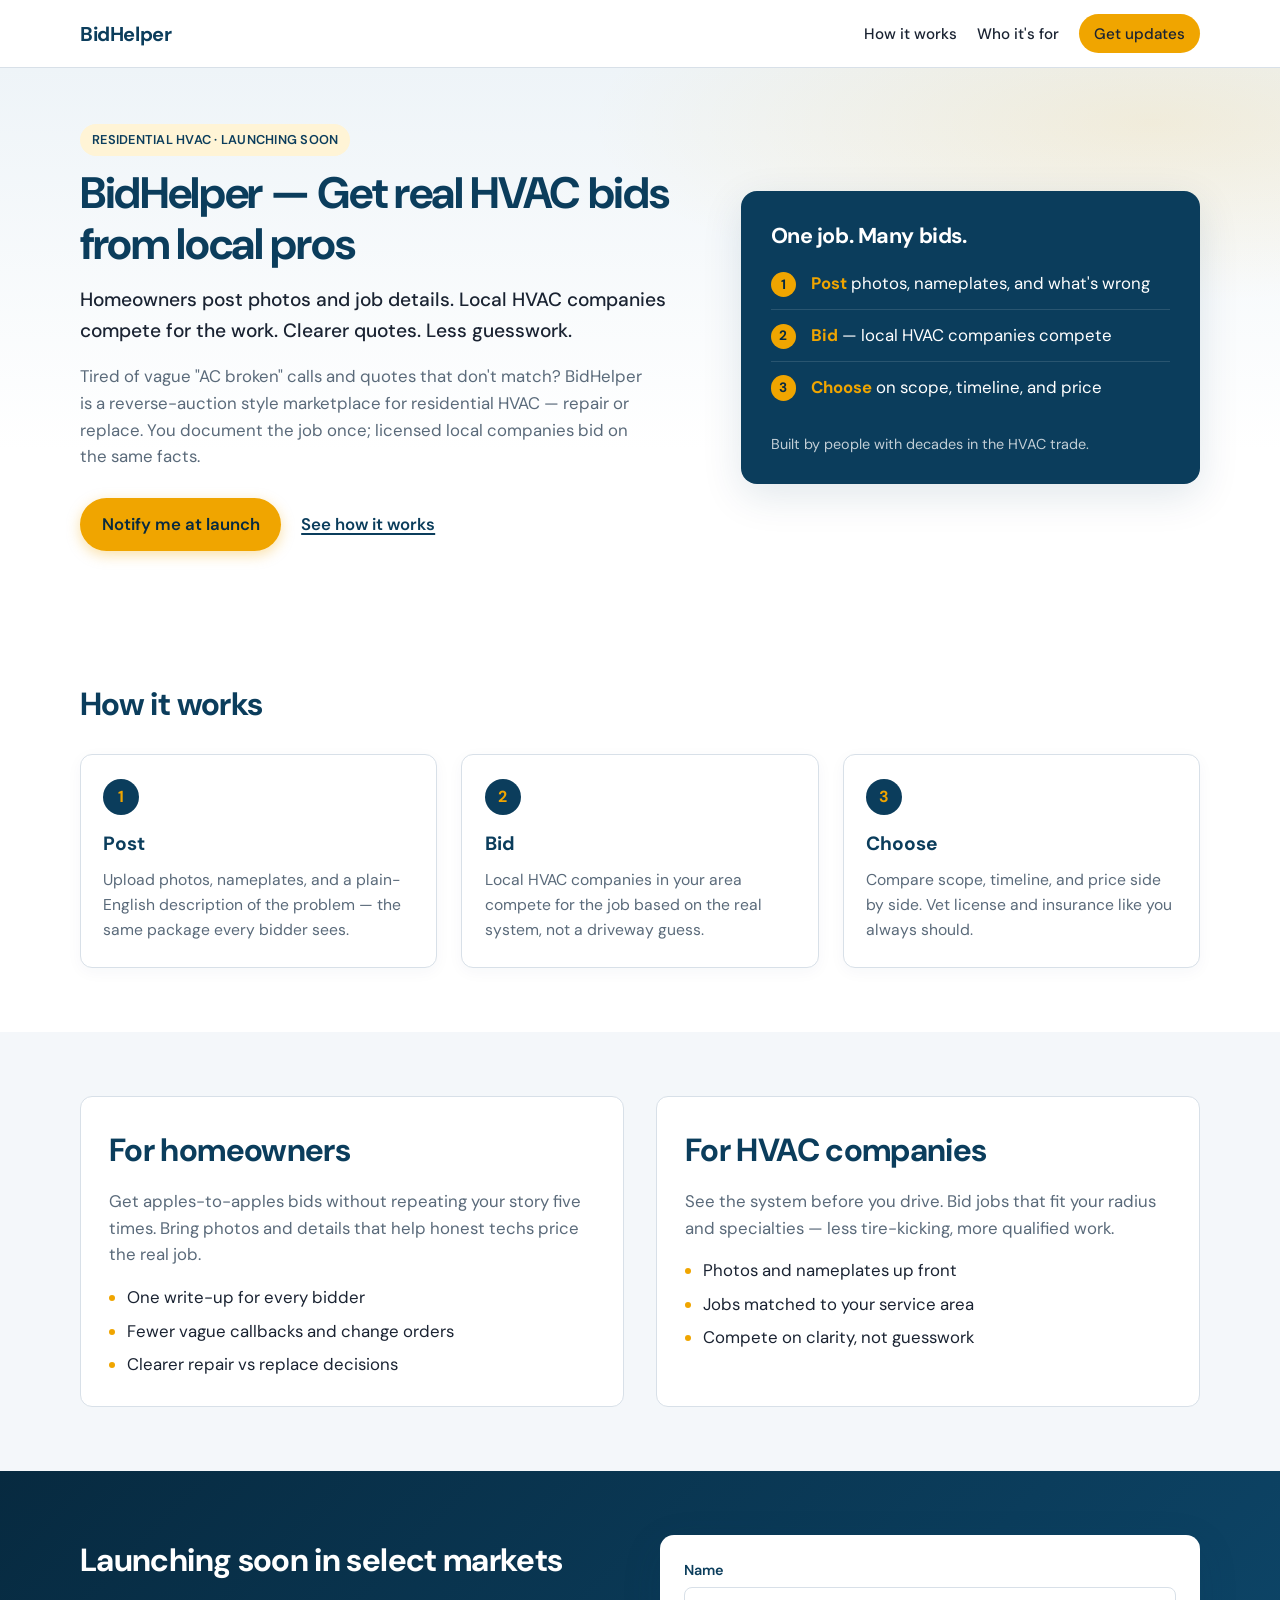
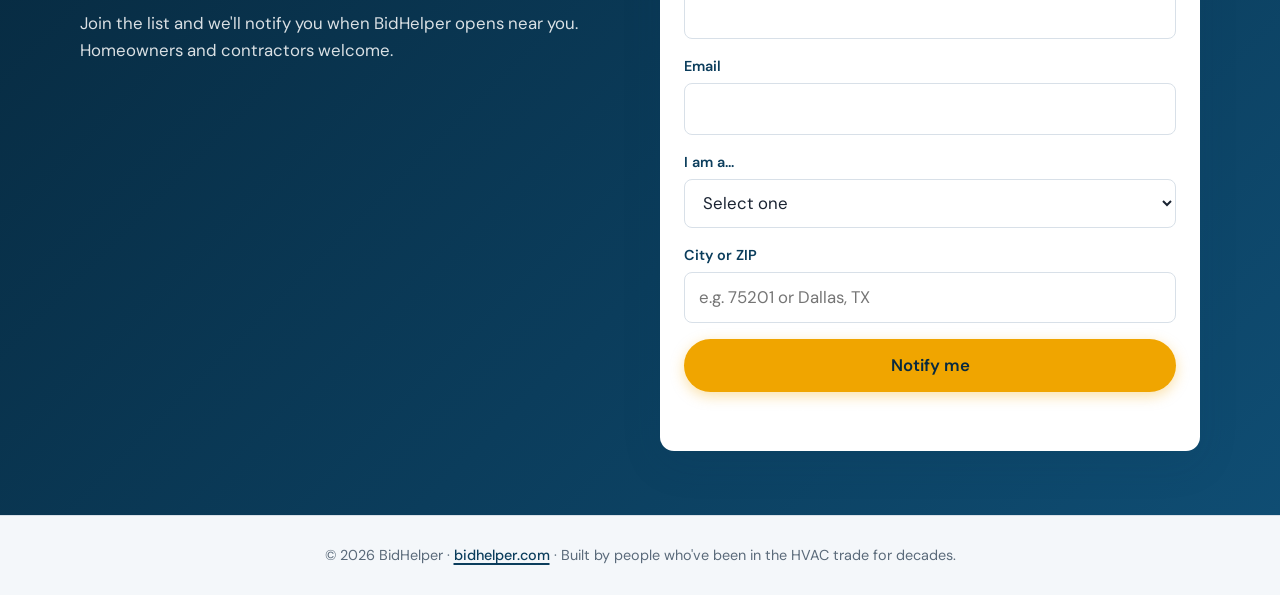
<file: index.html>
<!DOCTYPE html>
<html lang="en">
<head>
  <meta charset="utf-8" />
  <meta name="viewport" content="width=device-width, initial-scale=1" />
  <title>BidHelper | HVAC bids from local companies</title>
  <meta name="description" content="Post your HVAC job with photos. Local companies bid. Coming soon at bidhelper.com." />
  <meta property="og:title" content="BidHelper — Get real HVAC bids from local pros" />
  <meta property="og:description" content="Homeowners post photos and job details. Local HVAC companies compete for the work." />
  <meta property="og:url" content="https://bidhelper.com" />
  <meta property="og:type" content="website" />
  <link rel="icon" href="data:image/svg+xml,%3Csvg xmlns='http://www.w3.org/2000/svg' viewBox='0 0 64 64'%3E%3Crect width='64' height='64' rx='14' fill='%230B3D5C'/%3E%3Cpath d='M18 40c6-14 22-14 28 0' stroke='%23F0A500' stroke-width='4' fill='none' stroke-linecap='round'/%3E%3Ccircle cx='32' cy='28' r='6' fill='%23F0A500'/%3E%3C/svg%3E" />
  <link rel="preconnect" href="https://fonts.googleapis.com" />
  <link rel="preconnect" href="https://fonts.gstatic.com" crossorigin />
  <link href="https://fonts.googleapis.com/css2?family=DM+Sans:ital,opsz,wght@0,9..40,400;0,9..40,500;0,9..40,600;0,9..40,700;1,9..40,400&family=IBM+Plex+Sans:wght@400;500;600&display=swap" rel="stylesheet" />
  <link rel="stylesheet" href="styles.css" />
</head>
<body>
  <a class="skip" href="#main">Skip to content</a>
  <header class="site-header">
    <div class="wrap header-inner">
      <a class="logo" href="/">BidHelper</a>
      <nav aria-label="Primary">
        <a href="#how">How it works</a>
        <a href="#who">Who it's for</a>
        <a class="btn btn-sm" href="#waitlist">Get updates</a>
      </nav>
    </div>
  </header>

  <main id="main">
    <section class="hero">
      <div class="wrap hero-grid">
        <div>
          <p class="eyebrow">Residential HVAC · Launching soon</p>
          <h1>BidHelper — Get real HVAC bids from local pros</h1>
          <p class="lede">Homeowners post photos and job details. Local HVAC companies compete for the work. Clearer quotes. Less guesswork.</p>
          <p class="hero-body">Tired of vague "AC broken" calls and quotes that don't match? BidHelper is a reverse-auction style marketplace for residential HVAC — repair or replace. You document the job once; licensed local companies bid on the same facts.</p>
          <div class="hero-cta">
            <a class="btn" href="#waitlist">Notify me at launch</a>
            <a class="text-link" href="#how">See how it works</a>
          </div>
        </div>
        <aside class="hero-card" aria-label="How BidHelper works summary">
          <h2>One job. Many bids.</h2>
          <ol>
            <li><strong>Post</strong> photos, nameplates, and what's wrong</li>
            <li><strong>Bid</strong> — local HVAC companies compete</li>
            <li><strong>Choose</strong> on scope, timeline, and price</li>
          </ol>
          <p class="card-note">Built by people with decades in the HVAC trade.</p>
        </aside>
      </div>
    </section>

    <section id="how" class="section">
      <div class="wrap">
        <h2>How it works</h2>
        <div class="steps">
          <article>
            <span class="step-num">1</span>
            <h3>Post</h3>
            <p>Upload photos, nameplates, and a plain-English description of the problem — the same package every bidder sees.</p>
          </article>
          <article>
            <span class="step-num">2</span>
            <h3>Bid</h3>
            <p>Local HVAC companies in your area compete for the job based on the real system, not a driveway guess.</p>
          </article>
          <article>
            <span class="step-num">3</span>
            <h3>Choose</h3>
            <p>Compare scope, timeline, and price side by side. Vet license and insurance like you always should.</p>
          </article>
        </div>
      </div>
    </section>

    <section id="who" class="section section-alt">
      <div class="wrap two-col">
        <article>
          <h2>For homeowners</h2>
          <p>Get apples-to-apples bids without repeating your story five times. Bring photos and details that help honest techs price the real job.</p>
          <ul>
            <li>One write-up for every bidder</li>
            <li>Fewer vague callbacks and change orders</li>
            <li>Clearer repair vs replace decisions</li>
          </ul>
        </article>
        <article>
          <h2>For HVAC companies</h2>
          <p>See the system before you drive. Bid jobs that fit your radius and specialties — less tire-kicking, more qualified work.</p>
          <ul>
            <li>Photos and nameplates up front</li>
            <li>Jobs matched to your service area</li>
            <li>Compete on clarity, not guesswork</li>
          </ul>
        </article>
      </div>
    </section>

    <section id="waitlist" class="section waitlist">
      <div class="wrap waitlist-inner">
        <div>
          <h2>Launching soon in select markets</h2>
          <p>Join the list and we'll notify you when BidHelper opens near you. Homeowners and contractors welcome.</p>
        </div>
        <form id="waitlist-form" novalidate>
          <div class="field">
            <label for="name">Name</label>
            <input id="name" name="name" type="text" autocomplete="name" required />
          </div>
          <div class="field">
            <label for="email">Email</label>
            <input id="email" name="email" type="email" autocomplete="email" required />
          </div>
          <div class="field">
            <label for="role">I am a…</label>
            <select id="role" name="role" required>
              <option value="">Select one</option>
              <option value="homeowner">Homeowner</option>
              <option value="contractor">HVAC company / tech</option>
              <option value="other">Other</option>
            </select>
          </div>
          <div class="field">
            <label for="location">City or ZIP</label>
            <input id="location" name="location" type="text" autocomplete="postal-code" placeholder="e.g. 75201 or Dallas, TX" required />
          </div>
          <button class="btn btn-block" type="submit">Notify me</button>
          <p class="form-hint">We'll only use this for launch updates. No spam.</p>
          <p id="form-status" class="form-status" role="status" aria-live="polite" hidden></p>
        </form>
      </div>
    </section>
  </main>

  <footer class="site-footer">
    <div class="wrap">
      <p>© 2026 BidHelper · <a href="https://bidhelper.com">bidhelper.com</a> · Built by people who've been in the HVAC trade for decades.</p>
    </div>
  </footer>

  <script src="app.js"></script>
</body>
</html>
</file>
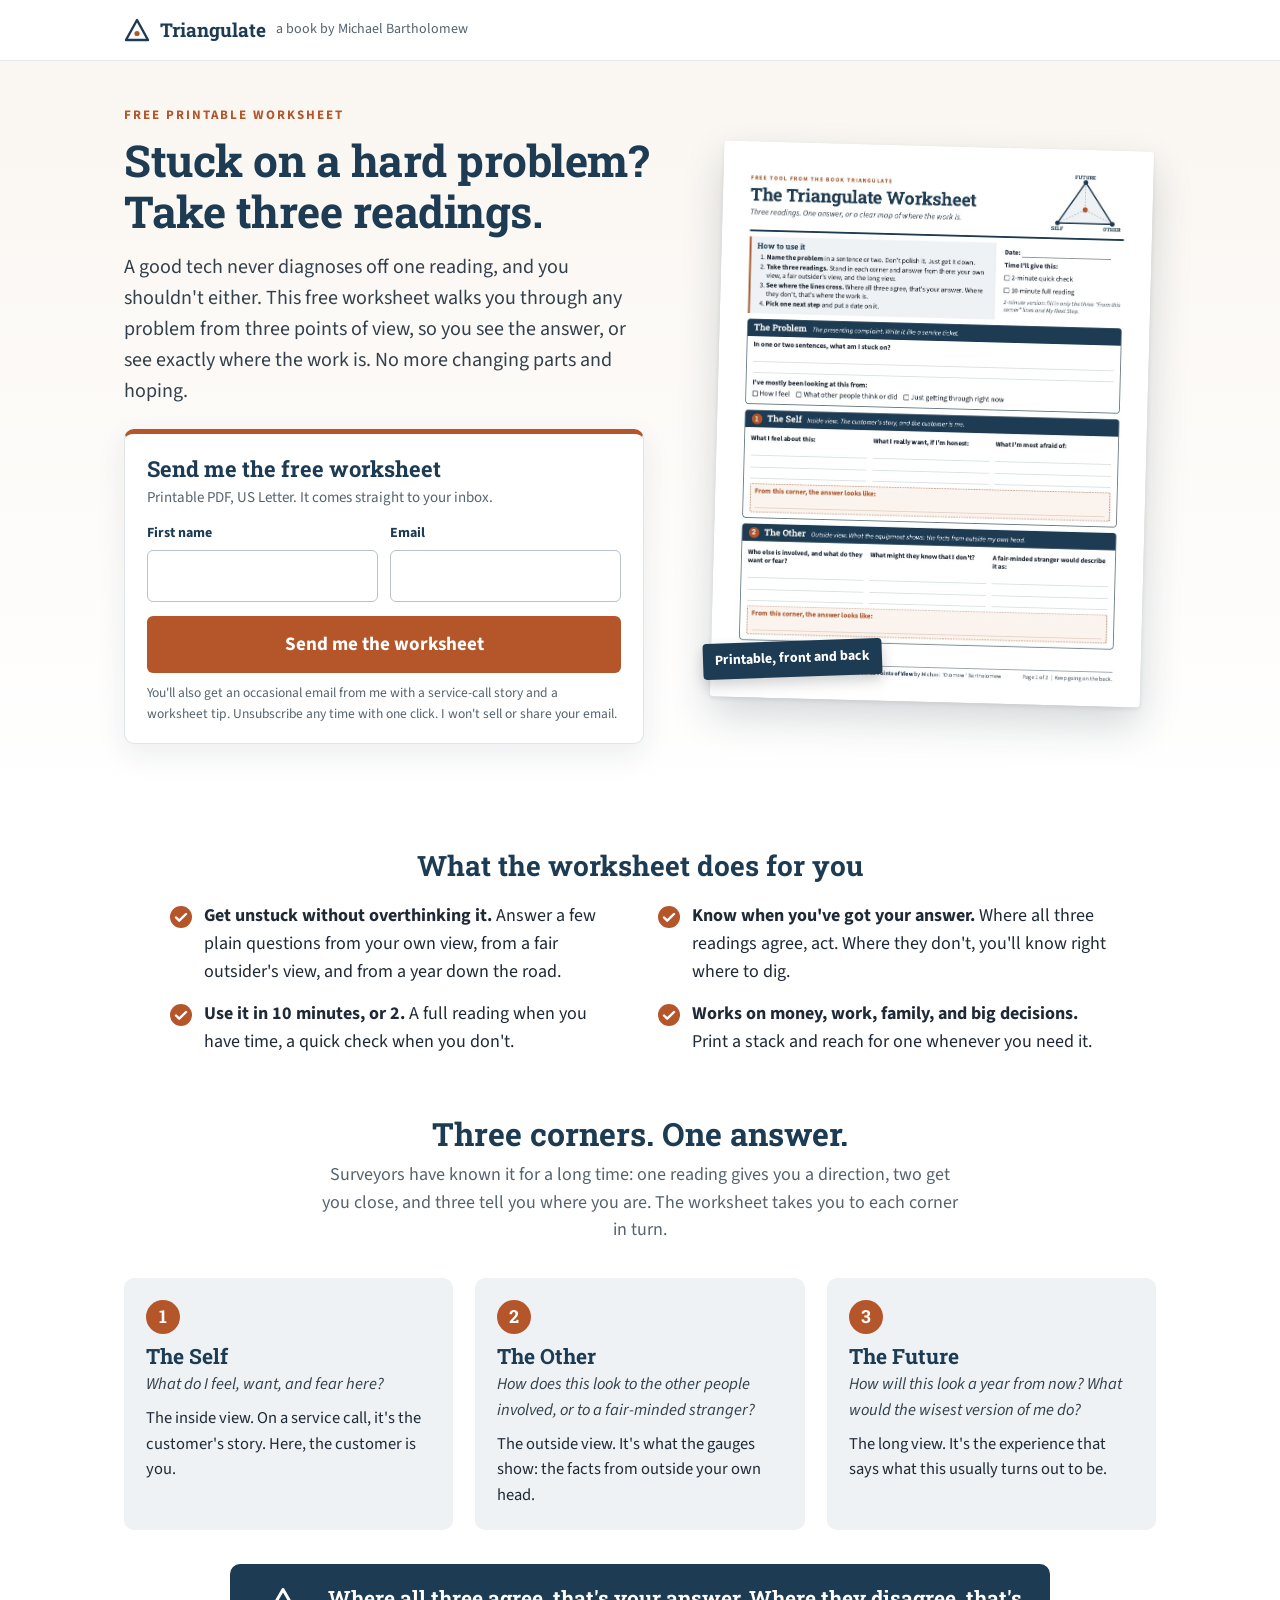
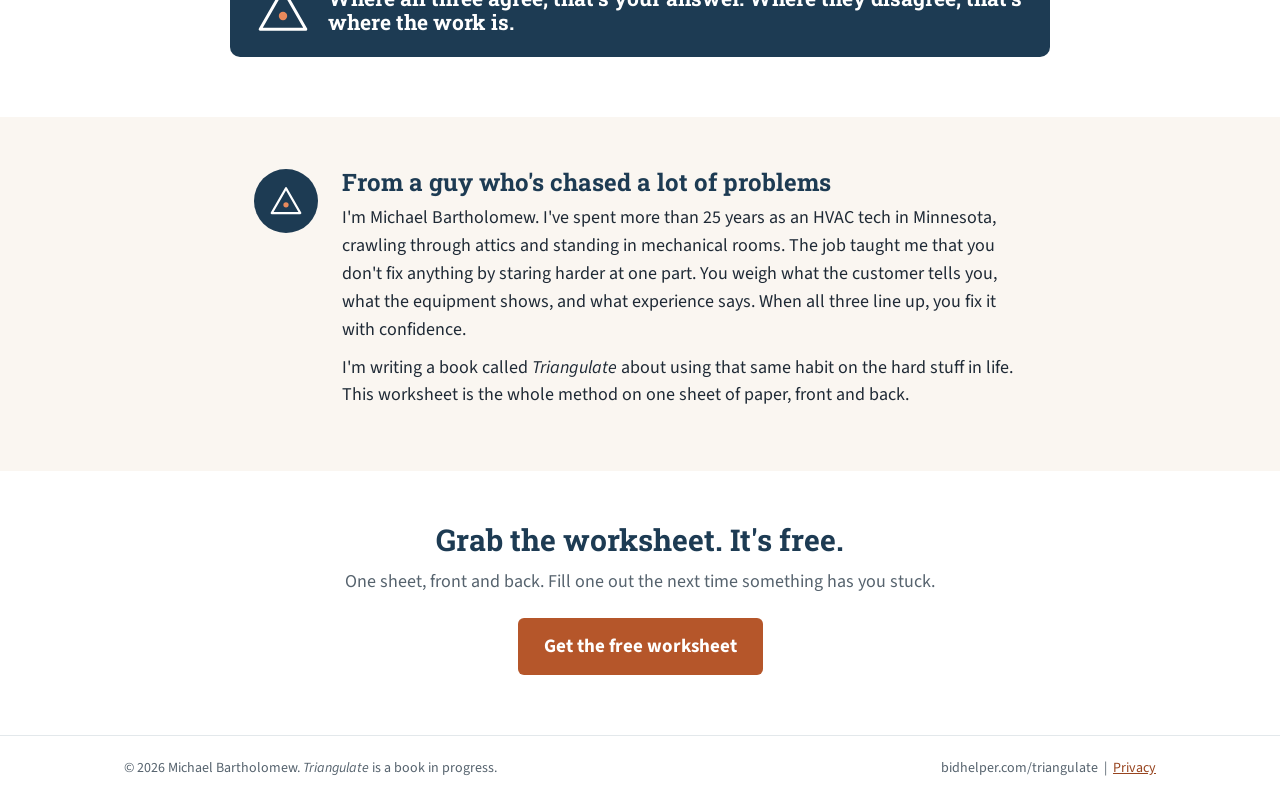
<file: triangulate/index.html>
<!DOCTYPE html>
<html lang="en">
<head>
<meta charset="utf-8">
<meta name="viewport" content="width=device-width, initial-scale=1">
<title>Free Triangulate Worksheet | Solve Hard Problems from Three Points of View</title>
<meta name="description" content="A free, printable one-sheet worksheet for getting unstuck on a hard problem. Take three readings: your own view, an outsider's view, and the long view. From the book Triangulate.">
<!-- DRAFT. Replace bidhelper.com/triangulate and the Kit form action below before publishing. -->
<style>
@font-face { font-family:"TriSlab"; src:url([data-uri]) format("woff"); font-weight:100 900; font-display:swap; }
@font-face { font-family:"TriSans"; src:url([data-uri]) format("woff"); font-weight:200 900; font-style:normal; font-display:swap; }
@font-face { font-family:"TriSans"; src:url([data-uri]) format("woff"); font-weight:200 900; font-style:italic; font-display:swap; }
:root { --navy:#1d3b53; --navy-d:#142a3c; --copper:#b5562a; --copper-d:#97441f; --ink:#1f2a36; --muted:#56636e; --soft:#eef2f4; --cream:#faf6f1; }
* { box-sizing:border-box; }
html { -webkit-text-size-adjust:100%; }
body { margin:0; font-family:"TriSans", "Source Sans 3", -apple-system, "Segoe UI", Roboto, Arial, sans-serif; color:var(--ink); font-size:18px; line-height:1.55; background:#fff; }
h1,h2,h3,.slab { font-family:"TriSlab", "Roboto Slab", Rockwell, Georgia, serif; line-height:1.15; }
a { color:var(--copper-d); }
.wrap { max-width:1080px; margin:0 auto; padding:0 24px; }
.topbar { border-bottom:1px solid #e3e8eb; }
.topbar .wrap { display:flex; align-items:center; justify-content:space-between; height:60px; }
.brand { display:flex; align-items:center; gap:10px; font-family:"TriSlab",Georgia,serif; font-weight:700; color:var(--navy); font-size:19px; text-decoration:none; }
.brand small { font-family:"TriSans",sans-serif; font-weight:400; color:var(--muted); font-size:14px; }
.hero { background:linear-gradient(180deg, var(--cream) 0%, #fff 100%); padding:44px 0 60px; }
.hero .wrap { display:grid; grid-template-columns: 1.08fr 0.92fr; gap:56px; align-items:center; }
.kicker { text-transform:uppercase; letter-spacing:2px; font-size:13px; font-weight:700; color:var(--copper); margin:0 0 10px; }
h1 { font-size:44px; color:var(--navy); margin:0 0 16px; letter-spacing:-0.5px; }
.lede { font-size:20px; color:#33404b; margin:0 0 22px; }
ul.benefits { list-style:none; padding:0; margin:0 0 28px; }
ul.benefits li { position:relative; padding-left:34px; margin:0 0 9px; }
ul.benefits li svg { position:absolute; left:0; top:4px; }
/* form card */
.card { background:#fff; border:1px solid #dfe5e9; border-top:5px solid var(--copper); border-radius:10px; padding:22px 22px 18px; box-shadow:0 10px 30px rgba(20,42,60,.08); max-width:520px; }
.card h2 { font-size:22px; margin:0 0 4px; color:var(--navy); }
.card p.small { margin:0 0 14px; color:var(--muted); font-size:15px; }
.fields { display:grid; grid-template-columns:1fr 1fr; gap:12px; }
label { display:block; font-size:14px; font-weight:700; margin-bottom:5px; color:var(--navy); }
input[type=text], input[type=email] { width:100%; font:inherit; font-size:17px; padding:12px 13px; border:1.5px solid #b9c2c9; border-radius:6px; background:#fff; color:var(--ink); }
input:focus { outline:3px solid rgba(181,86,42,.25); border-color:var(--copper); }
button.cta { margin-top:14px; width:100%; font:inherit; font-weight:700; font-size:19px; padding:14px 18px; color:#fff; background:var(--copper); border:0; border-radius:6px; cursor:pointer; }
button.cta:hover, button.cta:focus { background:var(--copper-d); }
.fine { font-size:13.5px; color:var(--muted); margin:10px 0 0; }
.preview { position:relative; justify-self:center; }
.preview img { display:block; width:100%; max-width:430px; height:auto; border-radius:4px; box-shadow:0 2px 4px rgba(0,0,0,.08), 0 18px 40px rgba(20,42,60,.18); transform:rotate(1.5deg); background:#fff; }
.preview .tag { position:absolute; left:-14px; bottom:26px; background:var(--navy); color:#fff; font-weight:700; font-size:14px; padding:7px 12px; border-radius:4px; transform:rotate(-2deg); box-shadow:0 6px 14px rgba(0,0,0,.18); }
/* how it works */
section.gets { padding:46px 0 10px; }
section.gets h2 { font-size:28px; color:var(--navy); margin:0 0 20px; text-align:center; }
section.gets ul.benefits { display:grid; grid-template-columns:1fr 1fr; gap:14px 36px; max-width:940px; margin:0 auto; }
section.gets ul.benefits li { margin:0; }
@media (max-width: 860px) { section.gets ul.benefits { grid-template-columns:1fr; } section.gets h2 { font-size:25px; text-align:left; } }
section.how { padding:50px 0 60px; background:#fff; }
section.how h2 { font-size:32px; color:var(--navy); text-align:center; margin:0 0 8px; }
section.how .sub { text-align:center; color:var(--muted); margin:0 auto 34px; max-width:640px; }
.corners { display:grid; grid-template-columns:repeat(3,1fr); gap:22px; }
.corner { background:var(--soft); border-radius:10px; padding:22px; }
.corner .num { display:inline-flex; width:34px; height:34px; border-radius:50%; background:var(--copper); color:#fff; font-family:"TriSlab",serif; font-weight:700; align-items:center; justify-content:center; margin-bottom:10px; }
.corner h3 { margin:0 0 4px; color:var(--navy); font-size:21px; }
.corner .q { font-style:italic; color:#33404b; margin:0 0 8px; }
.corner p { margin:0; font-size:16.5px; }
.rule { margin:34px auto 0; max-width:820px; background:var(--navy); color:#fff; border-radius:10px; padding:22px 26px; display:flex; gap:18px; align-items:center; }
.rule .slab { font-size:21px; font-weight:700; }
/* author */
section.author { background:var(--cream); padding:52px 0; }
section.author .wrap { max-width:820px; display:flex; gap:24px; align-items:flex-start; }
.author .mark { flex:none; width:64px; height:64px; border-radius:50%; background:var(--navy); display:flex; align-items:center; justify-content:center; }
.author h2 { font-size:24px; color:var(--navy); margin:0 0 8px; }
.author p { margin:0 0 10px; }
/* bottom CTA */
section.again { padding:52px 0 60px; text-align:center; }
section.again h2 { font-size:30px; color:var(--navy); margin:0 0 10px; }
section.again p { color:var(--muted); margin:0 0 22px; }
a.btn { display:inline-block; text-decoration:none; font-weight:700; font-size:19px; padding:14px 26px; color:#fff; background:var(--copper); border-radius:6px; }
a.btn:hover { background:var(--copper-d); }
/* thank you (hidden until #thanks / ?subscribed=1) */
#thanks { display:none; padding:70px 0 80px; background:linear-gradient(180deg, var(--cream) 0%, #fff 100%); }
#thanks .wrap { max-width:720px; text-align:center; }
#thanks h1 { font-size:40px; }
#thanks ol { text-align:left; display:inline-block; margin:8px auto 24px; padding-left:22px; }
#thanks ol li { margin:0 0 10px; }
body.thanked #thanks, #thanks:target { display:block; }
body.thanked main, body.thanked .hero-anchor { display:none; }
footer { border-top:1px solid #e3e8eb; padding:22px 0 30px; font-size:14px; color:var(--muted); }
footer .wrap { display:flex; justify-content:space-between; gap:16px; flex-wrap:wrap; }
/* mobile */
@media (max-width: 860px) {
  .hero { padding:24px 0 36px; }
  .hero .wrap { grid-template-columns:1fr; gap:22px; }
  h1 { font-size:34px; }
  .lede { font-size:18px; }
  .preview { order:-1; }
  .preview img { max-width:200px; }
  .preview .tag { left:-8px; font-size:13px; }
  .corners { grid-template-columns:1fr; }
  .card { max-width:none; }
}
@media (max-width: 520px) {
  body { font-size:17px; }
  .wrap { padding:0 18px; }
  .brand small { display:none; }
  .fields { grid-template-columns:1fr; }
  h1 { font-size:30px; }
  section.how h2, section.again h2 { font-size:26px; }
  .rule { flex-direction:column; text-align:center; }
  section.author .wrap { flex-direction:column; }
}
</style>
</head>
<body>

<header class="topbar">
  <div class="wrap">
    <a class="brand" href="#top">
      <svg width="26" height="24" viewBox="0 0 26 24" aria-hidden="true"><polygon points="13,2 2,22 24,22" fill="none" stroke="#1d3b53" stroke-width="2.4" stroke-linejoin="round"/><circle cx="13" cy="15.5" r="2.6" fill="#b5562a"/></svg>
      Triangulate <small>a book by Michael Bartholomew</small>
    </a>
  </div>
</header>

<!-- ============ THANK-YOU SECTION ============
     Hidden by default. It shows when the page URL has ?subscribed=1 (or ends in #thanks).
     In Kit: Form > Settings > Incentive / "After subscribing" > Redirect to an external page,
     and set it to https://bidhelper.com/triangulate/?subscribed=1
     (If you turn on "Send subscriber data to thank you page" in Kit, the first name gets used in the greeting.) -->
<section id="thanks" aria-live="polite">
  <div class="wrap">
    <p class="kicker">You're on the list</p>
    <h1 id="thanks-title">Thanks. Your worksheet is on the way.</h1>
    <p class="lede">Check your inbox for an email from me. Here's what to do next:</p>
    <ol>
      <li><b>Confirm your email</b> if it asks you to. That's how the download link gets to you.</li>
      <li><b>Print a few copies.</b> Keep one in the kitchen drawer and one in the glove box.</li>
      <li><b>Pick one thing you're stuck on</b> and give it the 10-minute reading this week.</li>
    </ol>
    <p style="color:var(--muted);font-size:16px">Don't see it in a few minutes? Check your spam or promotions folder. Add my address to your contacts so the next one lands where it should.</p>
    <p><a href="#top" onclick="document.body.classList.remove('thanked'); history.replaceState(null,'',location.pathname);">Back to the page</a></p>
  </div>
</section>

<main id="top">
  <section class="hero">
    <div class="wrap">
      <div>
        <p class="kicker">Free printable worksheet</p>
        <h1>Stuck on a hard problem? Take three readings.</h1>
        <p class="lede">A good tech never diagnoses off one reading, and you shouldn't either. This free worksheet walks you through any problem from three points of view, so you see the answer, or see exactly where the work is. No more changing parts and hoping.</p>

        <div class="card" id="signup">
          <h2>Send me the free worksheet</h2>
          <p class="small">Printable PDF, US Letter. It comes straight to your inbox.</p>

          <!-- =====================================================================
               KIT (CONVERTKIT) FORM: PLACEHOLDER. THIS FORM DOES NOT COLLECT ANYTHING YET.

               How to connect it to your Kit account:
               1. In Kit, go to Grow > Landing Pages & Forms > Create new > Form > Inline.
                  Turn on the First Name field. Under Settings > Incentive, attach worksheet.pdf
                  as the incentive download (or deliver it in your welcome email).
               2. Click Publish (or Embed) and choose the HTML tab.
               3. Find the <form ...> tag in Kit's code and copy its action URL. It will look like:
                    https://app.kit.com/forms/1234567/subscriptions
                  (older accounts may show app.convertkit.com, which also works).
               4. Paste that URL below, replacing https://app.kit.com/forms/10043030/subscriptions.
                  Keep method="post". Keep the field names exactly as they are:
                    first name  -> name="fields[first_name]"
                    email       -> name="email_address"
               5. Delete the attribute on the form. That turns off the
                  preview-only script at the bottom of this file, so real signups go to Kit.

               Option B: instead of steps 3 to 5, you can replace this whole <form> with Kit's
               JavaScript embed (<script async data-uid=... src=...>). That is simpler, but Kit's
               styling will replace the styling here.
               ===================================================================== -->
          <form id="kit-form" action="https://app.kit.com/forms/10043030/subscriptions" method="post">
            <div class="fields">
              <div>
                <label for="first_name">First name</label>
                <input id="first_name" type="text" name="fields[first_name]" autocomplete="given-name" required>
              </div>
              <div>
                <label for="email">Email</label>
                <input id="email" type="email" name="email_address" autocomplete="email" inputmode="email" required>
              </div>
            </div>
            <button class="cta" type="submit">Send me the worksheet</button>
            <p class="fine">You'll also get an occasional email from me with a service-call story and a worksheet tip. Unsubscribe any time with one click. I won't sell or share your email.</p>
          </form>
        </div>
      </div>

      <div class="preview">
        <img src="[data-uri]" width="935" height="1210" alt="Preview of page one of The Triangulate Worksheet, with boxes for The Problem, The Self, and The Other">
        <span class="tag">Printable, front and back</span>
      </div>
    </div>
  </section>

  <section class="gets">
    <div class="wrap">
      <h2>What the worksheet does for you</h2>
      <ul class="benefits">
          <li><svg width="22" height="22" viewBox="0 0 22 22" aria-hidden="true"><circle cx="11" cy="11" r="11" fill="#b5562a"/><path d="M6 11.5l3.2 3.2L16 8" fill="none" stroke="#fff" stroke-width="2.4" stroke-linecap="round" stroke-linejoin="round"/></svg><b>Get unstuck without overthinking it.</b> Answer a few plain questions from your own view, from a fair outsider's view, and from a year down the road.</li>
          <li><svg width="22" height="22" viewBox="0 0 22 22" aria-hidden="true"><circle cx="11" cy="11" r="11" fill="#b5562a"/><path d="M6 11.5l3.2 3.2L16 8" fill="none" stroke="#fff" stroke-width="2.4" stroke-linecap="round" stroke-linejoin="round"/></svg><b>Know when you've got your answer.</b> Where all three readings agree, act. Where they don't, you'll know right where to dig.</li>
          <li><svg width="22" height="22" viewBox="0 0 22 22" aria-hidden="true"><circle cx="11" cy="11" r="11" fill="#b5562a"/><path d="M6 11.5l3.2 3.2L16 8" fill="none" stroke="#fff" stroke-width="2.4" stroke-linecap="round" stroke-linejoin="round"/></svg><b>Use it in 10 minutes, or 2.</b> A full reading when you have time, a quick check when you don't.</li>
          <li><svg width="22" height="22" viewBox="0 0 22 22" aria-hidden="true"><circle cx="11" cy="11" r="11" fill="#b5562a"/><path d="M6 11.5l3.2 3.2L16 8" fill="none" stroke="#fff" stroke-width="2.4" stroke-linecap="round" stroke-linejoin="round"/></svg><b>Works on money, work, family, and big decisions.</b> Print a stack and reach for one whenever you need it.</li>
        </ul>
    </div>
  </section>

  <section class="how">
    <div class="wrap">
      <h2>Three corners. One answer.</h2>
      <p class="sub">Surveyors have known it for a long time: one reading gives you a direction, two get you close, and three tell you where you are. The worksheet takes you to each corner in turn.</p>
      <div class="corners">
        <div class="corner">
          <span class="num">1</span>
          <h3>The Self</h3>
          <p class="q">What do I feel, want, and fear here?</p>
          <p>The inside view. On a service call, it's the customer's story. Here, the customer is you.</p>
        </div>
        <div class="corner">
          <span class="num">2</span>
          <h3>The Other</h3>
          <p class="q">How does this look to the other people involved, or to a fair-minded stranger?</p>
          <p>The outside view. It's what the gauges show: the facts from outside your own head.</p>
        </div>
        <div class="corner">
          <span class="num">3</span>
          <h3>The Future</h3>
          <p class="q">How will this look a year from now? What would the wisest version of me do?</p>
          <p>The long view. It's the experience that says what this usually turns out to be.</p>
        </div>
      </div>
      <div class="rule">
        <svg width="54" height="48" viewBox="0 0 44 40" style="flex:none" aria-hidden="true"><polygon points="22,3 3,36 41,36" fill="none" stroke="#fff" stroke-width="2.5" stroke-linejoin="round"/><circle cx="22" cy="25" r="3.5" fill="#e98a5c"/></svg>
        <div class="slab">Where all three agree, that's your answer. Where they disagree, that's where the work is.</div>
      </div>
    </div>
  </section>

  <section class="author">
    <div class="wrap">
      <div class="mark" aria-hidden="true"><svg width="34" height="30" viewBox="0 0 44 40"><polygon points="22,3 3,36 41,36" fill="none" stroke="#fff" stroke-width="3" stroke-linejoin="round"/><circle cx="22" cy="25" r="3.5" fill="#e98a5c"/></svg></div>
      <div>
        <h2>From a guy who's chased a lot of problems</h2>
        <p>I'm Michael Bartholomew. I've spent more than 25 years as an HVAC tech in Minnesota, crawling through attics and standing in mechanical rooms. The job taught me that you don't fix anything by staring harder at one part. You weigh what the customer tells you, what the equipment shows, and what experience says. When all three line up, you fix it with confidence.</p>
        <p>I'm writing a book called <i>Triangulate</i> about using that same habit on the hard stuff in life. This worksheet is the whole method on one sheet of paper, front and back.</p>
      </div>
    </div>
  </section>

  <section class="again">
    <div class="wrap">
      <h2>Grab the worksheet. It's free.</h2>
      <p>One sheet, front and back. Fill one out the next time something has you stuck.</p>
      <a class="btn" href="#signup" onclick="setTimeout(function(){document.getElementById('first_name').focus();},300)">Get the free worksheet</a>
    </div>
  </section>
</main>

<footer>
  <div class="wrap">
    <span>&copy; <span id="yr">2026</span> Michael Bartholomew. <i>Triangulate</i> is a book in progress.</span>
    <span>bidhelper.com/triangulate &nbsp;|&nbsp; <a href="#">Privacy</a> <!-- TODO: link a short privacy note before publishing --></span>
  </div>
</footer>

<script>
(function () {
  // Show the thank-you section after Kit redirects back with ?subscribed=1 or #thanks.
  var params = new URLSearchParams(location.search);
  if (params.get('subscribed') === '1' || location.hash === '#thanks') {
    document.body.classList.add('thanked');
    var name = params.get('first_name') || params.get('fields[first_name]');
    if (name) { document.getElementById('thanks-title').textContent = 'Thanks, ' + name.slice(0, 40) + '. Your worksheet is on the way.'; }
    window.scrollTo(0, 0);
  }
  document.getElementById('yr').textContent = new Date().getFullYear();

  // PREVIEW ONLY: while the Kit action URL is still a placeholder, don't send the form anywhere.
  // Just show the thank-you section so you can see how it looks. Remove
  // from the form (step 5 above) once the real Kit URL is in, and this does nothing.
  var form = document.getElementById('kit-form');
  form.addEventListener('submit', function (e) {
    if (form.getAttribute('data-placeholder') === 'true' || form.getAttribute('action').indexOf('KIT_FORM_ACTION_URL') !== -1) {
      e.preventDefault();
      var n = document.getElementById('first_name').value.trim();
      if (n) { document.getElementById('thanks-title').textContent = 'Thanks, ' + n.slice(0, 40) + '. Your worksheet is on the way.'; }
      document.body.classList.add('thanked');
      window.scrollTo(0, 0);
    }
  });
})();
</script>
</body>
</html>
</file>
<file: styles.css>
/* BidHelper landing — navy #0b3d5c + amber #f0a500 */
:root {
  --navy: #0b3d5c;
  --navy-dark: #072a40;
  --navy-mid: #0f4d73;
  --amber: #f0a500;
  --amber-hover: #d89400;
  --amber-soft: #fff4d6;
  --ink: #1a2332;
  --muted: #5a6a7a;
  --line: #d8e0e8;
  --bg: #ffffff;
  --bg-alt: #f4f7fa;
  --radius: 12px;
  --shadow: 0 12px 40px rgba(11, 61, 92, 0.12);
  --font: "DM Sans", "IBM Plex Sans", system-ui, sans-serif;
  --wrap: min(1120px, calc(100% - 2.5rem));
}

*,
*::before,
*::after {
  box-sizing: border-box;
}

html {
  scroll-behavior: smooth;
}

body {
  margin: 0;
  font-family: var(--font);
  font-size: 1.05rem;
  line-height: 1.6;
  color: var(--ink);
  background: var(--bg);
  -webkit-font-smoothing: antialiased;
}

img {
  max-width: 100%;
  height: auto;
}

a {
  color: var(--navy);
  text-decoration-thickness: 1.5px;
  text-underline-offset: 0.18em;
}

a:hover {
  color: var(--amber-hover);
}

.skip {
  position: absolute;
  left: -9999px;
  top: 0;
  background: var(--navy);
  color: #fff;
  padding: 0.75rem 1rem;
  z-index: 100;
}

.skip:focus {
  left: 1rem;
  top: 1rem;
}

.wrap {
  width: var(--wrap);
  margin-inline: auto;
}

/* Header */
.site-header {
  position: sticky;
  top: 0;
  z-index: 50;
  background: rgba(255, 255, 255, 0.92);
  backdrop-filter: blur(10px);
  border-bottom: 1px solid var(--line);
}

.header-inner {
  display: flex;
  align-items: center;
  justify-content: space-between;
  gap: 1rem;
  padding: 0.9rem 0;
}

.logo {
  font-weight: 700;
  font-size: 1.25rem;
  color: var(--navy);
  text-decoration: none;
  letter-spacing: -0.02em;
}

.logo:hover {
  color: var(--navy-mid);
}

.site-header nav {
  display: flex;
  align-items: center;
  gap: 1.25rem;
}

.site-header nav a {
  color: var(--ink);
  text-decoration: none;
  font-weight: 500;
  font-size: 0.95rem;
}

.site-header nav a:not(.btn):hover {
  color: var(--navy);
}

/* Buttons */
.btn {
  display: inline-flex;
  align-items: center;
  justify-content: center;
  gap: 0.4rem;
  padding: 0.8rem 1.35rem;
  border: none;
  border-radius: 999px;
  background: var(--amber);
  color: var(--navy-dark);
  font: inherit;
  font-weight: 600;
  text-decoration: none;
  cursor: pointer;
  transition: background 0.15s ease, transform 0.15s ease, box-shadow 0.15s ease;
  box-shadow: 0 4px 14px rgba(240, 165, 0, 0.35);
}

.btn:hover {
  background: var(--amber-hover);
  color: var(--navy-dark);
  text-decoration: none;
  transform: translateY(-1px);
}

.btn:focus-visible {
  outline: 3px solid var(--navy);
  outline-offset: 2px;
}

.btn-sm {
  padding: 0.45rem 0.95rem;
  font-size: 0.9rem;
  box-shadow: none;
}

.btn-block {
  width: 100%;
}

.text-link {
  font-weight: 600;
  color: var(--navy);
}

/* Hero */
.hero {
  padding: 3.5rem 0 4rem;
  background:
    radial-gradient(ellipse 80% 60% at 90% 10%, rgba(240, 165, 0, 0.12), transparent 55%),
    linear-gradient(180deg, #eef4f8 0%, #ffffff 70%);
}

.hero-grid {
  display: grid;
  grid-template-columns: 1.15fr 0.85fr;
  gap: 2.5rem;
  align-items: center;
}

.eyebrow {
  display: inline-block;
  margin: 0 0 0.75rem;
  padding: 0.35rem 0.75rem;
  border-radius: 999px;
  background: var(--amber-soft);
  color: var(--navy);
  font-size: 0.8rem;
  font-weight: 600;
  letter-spacing: 0.02em;
  text-transform: uppercase;
}

.hero h1 {
  margin: 0 0 1rem;
  font-size: clamp(1.85rem, 4vw, 2.75rem);
  line-height: 1.15;
  letter-spacing: -0.03em;
  color: var(--navy);
}

.lede {
  margin: 0 0 1rem;
  font-size: 1.2rem;
  font-weight: 500;
  color: var(--ink);
}

.hero-body {
  margin: 0 0 1.75rem;
  color: var(--muted);
  max-width: 36rem;
}

.hero-cta {
  display: flex;
  flex-wrap: wrap;
  align-items: center;
  gap: 1.25rem;
}

.hero-card {
  background: var(--navy);
  color: #fff;
  border-radius: calc(var(--radius) + 4px);
  padding: 1.75rem 1.85rem;
  box-shadow: var(--shadow);
}

.hero-card h2 {
  margin: 0 0 1rem;
  font-size: 1.35rem;
  letter-spacing: -0.02em;
}

.hero-card ol {
  margin: 0 0 1.25rem;
  padding: 0;
  list-style: none;
  counter-reset: hero-step;
}

.hero-card li {
  position: relative;
  padding: 0.75rem 0 0.75rem 2.5rem;
  border-top: 1px solid rgba(255, 255, 255, 0.12);
  counter-increment: hero-step;
}

.hero-card li:first-child {
  border-top: none;
  padding-top: 0;
}

.hero-card li::before {
  content: counter(hero-step);
  position: absolute;
  left: 0;
  top: 0.85rem;
  width: 1.6rem;
  height: 1.6rem;
  border-radius: 50%;
  background: var(--amber);
  color: var(--navy-dark);
  font-size: 0.85rem;
  font-weight: 700;
  display: grid;
  place-items: center;
}

.hero-card li:first-child::before {
  top: 0.1rem;
}

.hero-card strong {
  color: var(--amber);
}

.card-note {
  margin: 0;
  font-size: 0.9rem;
  color: rgba(255, 255, 255, 0.75);
}

/* Sections */
.section {
  padding: 4rem 0;
}

.section h2 {
  margin: 0 0 1.5rem;
  font-size: clamp(1.5rem, 3vw, 2rem);
  letter-spacing: -0.02em;
  color: var(--navy);
}

.section-alt {
  background: var(--bg-alt);
}

/* Steps */
.steps {
  display: grid;
  grid-template-columns: repeat(3, 1fr);
  gap: 1.5rem;
}

.steps article {
  background: #fff;
  border: 1px solid var(--line);
  border-radius: var(--radius);
  padding: 1.5rem 1.4rem;
  box-shadow: 0 4px 16px rgba(11, 61, 92, 0.04);
}

.step-num {
  display: inline-grid;
  place-items: center;
  width: 2.25rem;
  height: 2.25rem;
  margin-bottom: 0.85rem;
  border-radius: 50%;
  background: var(--navy);
  color: var(--amber);
  font-weight: 700;
  font-size: 1rem;
}

.steps h3 {
  margin: 0 0 0.5rem;
  font-size: 1.2rem;
  color: var(--navy);
}

.steps p {
  margin: 0;
  color: var(--muted);
  font-size: 0.98rem;
}

/* Two column */
.two-col {
  display: grid;
  grid-template-columns: 1fr 1fr;
  gap: 2rem;
}

.two-col article {
  background: #fff;
  border: 1px solid var(--line);
  border-radius: var(--radius);
  padding: 1.75rem;
}

.two-col h2 {
  margin-bottom: 0.75rem;
}

.two-col p {
  margin: 0 0 1rem;
  color: var(--muted);
}

.two-col ul {
  margin: 0;
  padding-left: 1.15rem;
  color: var(--ink);
}

.two-col li + li {
  margin-top: 0.4rem;
}

.two-col li::marker {
  color: var(--amber);
}

/* Waitlist */
.waitlist {
  background:
    linear-gradient(135deg, var(--navy-dark) 0%, var(--navy) 55%, var(--navy-mid) 100%);
  color: #fff;
}

.waitlist h2 {
  color: #fff;
}

.waitlist p {
  color: rgba(255, 255, 255, 0.85);
}

.waitlist-inner {
  display: grid;
  grid-template-columns: 1fr 1fr;
  gap: 2.5rem;
  align-items: start;
}

/* Form */
form {
  background: #fff;
  color: var(--ink);
  border-radius: calc(var(--radius) + 2px);
  padding: 1.5rem;
  box-shadow: var(--shadow);
}

.field {
  margin-bottom: 1rem;
}

.field label {
  display: block;
  margin-bottom: 0.35rem;
  font-size: 0.9rem;
  font-weight: 600;
  color: var(--navy);
}

.field input,
.field select {
  width: 100%;
  padding: 0.7rem 0.85rem;
  border: 1.5px solid var(--line);
  border-radius: 8px;
  font: inherit;
  color: var(--ink);
  background: #fff;
  transition: border-color 0.15s ease, box-shadow 0.15s ease;
}

.field input:focus,
.field select:focus {
  outline: none;
  border-color: var(--navy);
  box-shadow: 0 0 0 3px rgba(11, 61, 92, 0.15);
}

.field input.is-invalid,
.field select.is-invalid {
  border-color: #c0392b;
  box-shadow: 0 0 0 3px rgba(192, 57, 43, 0.12);
}

.form-hint {
  margin: 0.85rem 0 0;
  font-size: 0.85rem;
  color: var(--muted);
}

.form-status {
  margin: 0.85rem 0 0;
  padding: 0.7rem 0.85rem;
  border-radius: 8px;
  font-size: 0.95rem;
  font-weight: 500;
}

.form-status[hidden] {
  display: none;
}

.form-status.is-success {
  background: #e8f6ee;
  color: #1b6b3a;
  border: 1px solid #b7e0c5;
}

.form-status.is-error {
  background: #fdecea;
  color: #9b2c20;
  border: 1px solid #f5c6c0;
}

/* Footer */
.site-footer {
  padding: 1.75rem 0;
  background: var(--bg-alt);
  border-top: 1px solid var(--line);
}

.site-footer p {
  margin: 0;
  font-size: 0.9rem;
  color: var(--muted);
  text-align: center;
}

.site-footer a {
  color: var(--navy);
  font-weight: 500;
}

/* Responsive */
@media (max-width: 900px) {
  .hero-grid,
  .steps,
  .two-col,
  .waitlist-inner {
    grid-template-columns: 1fr;
  }

  .hero {
    padding-top: 2.5rem;
  }

  .site-header nav a:not(.btn) {
    display: none;
  }
}

@media (max-width: 520px) {
  :root {
    --wrap: calc(100% - 1.5rem);
  }

  .header-inner {
    padding: 0.75rem 0;
  }

  .hero-cta {
    flex-direction: column;
    align-items: stretch;
  }

  .hero-cta .btn,
  .hero-cta .text-link {
    text-align: center;
  }

  form {
    padding: 1.15rem;
  }
}
</file>
